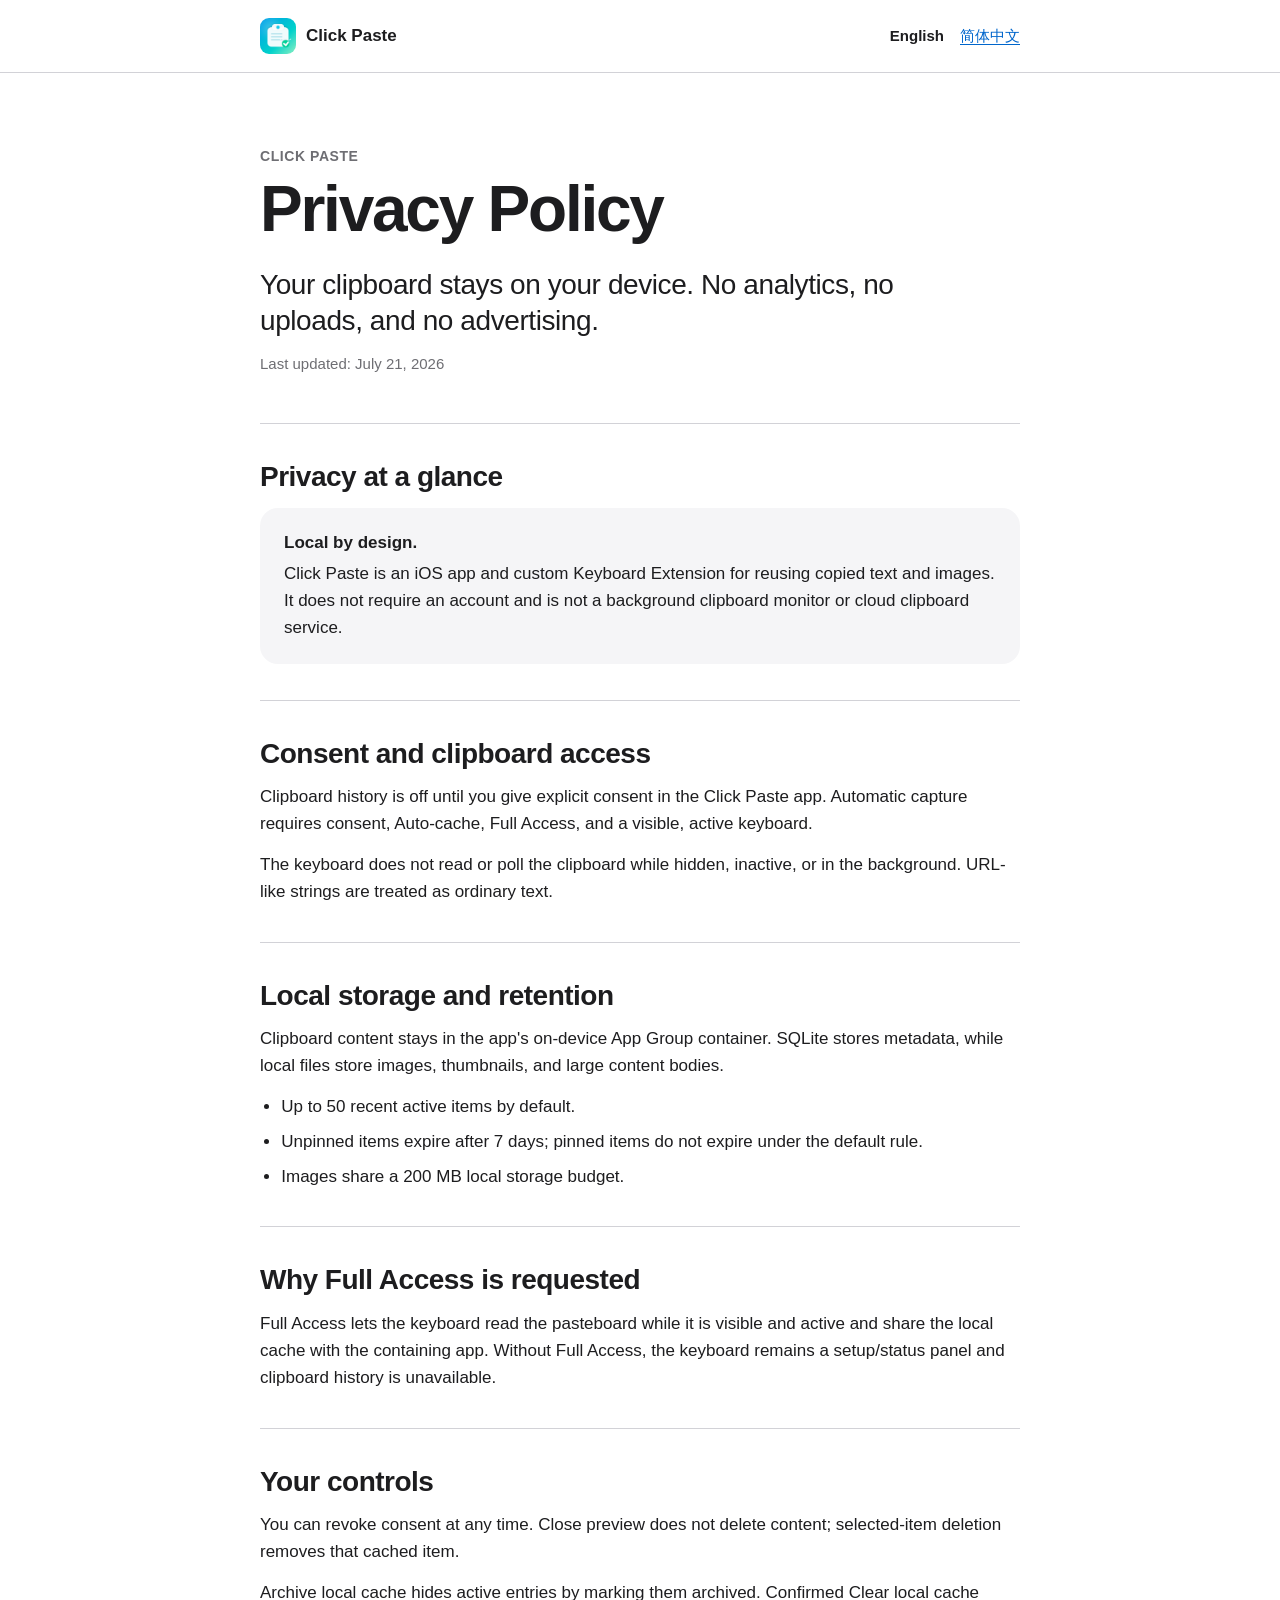
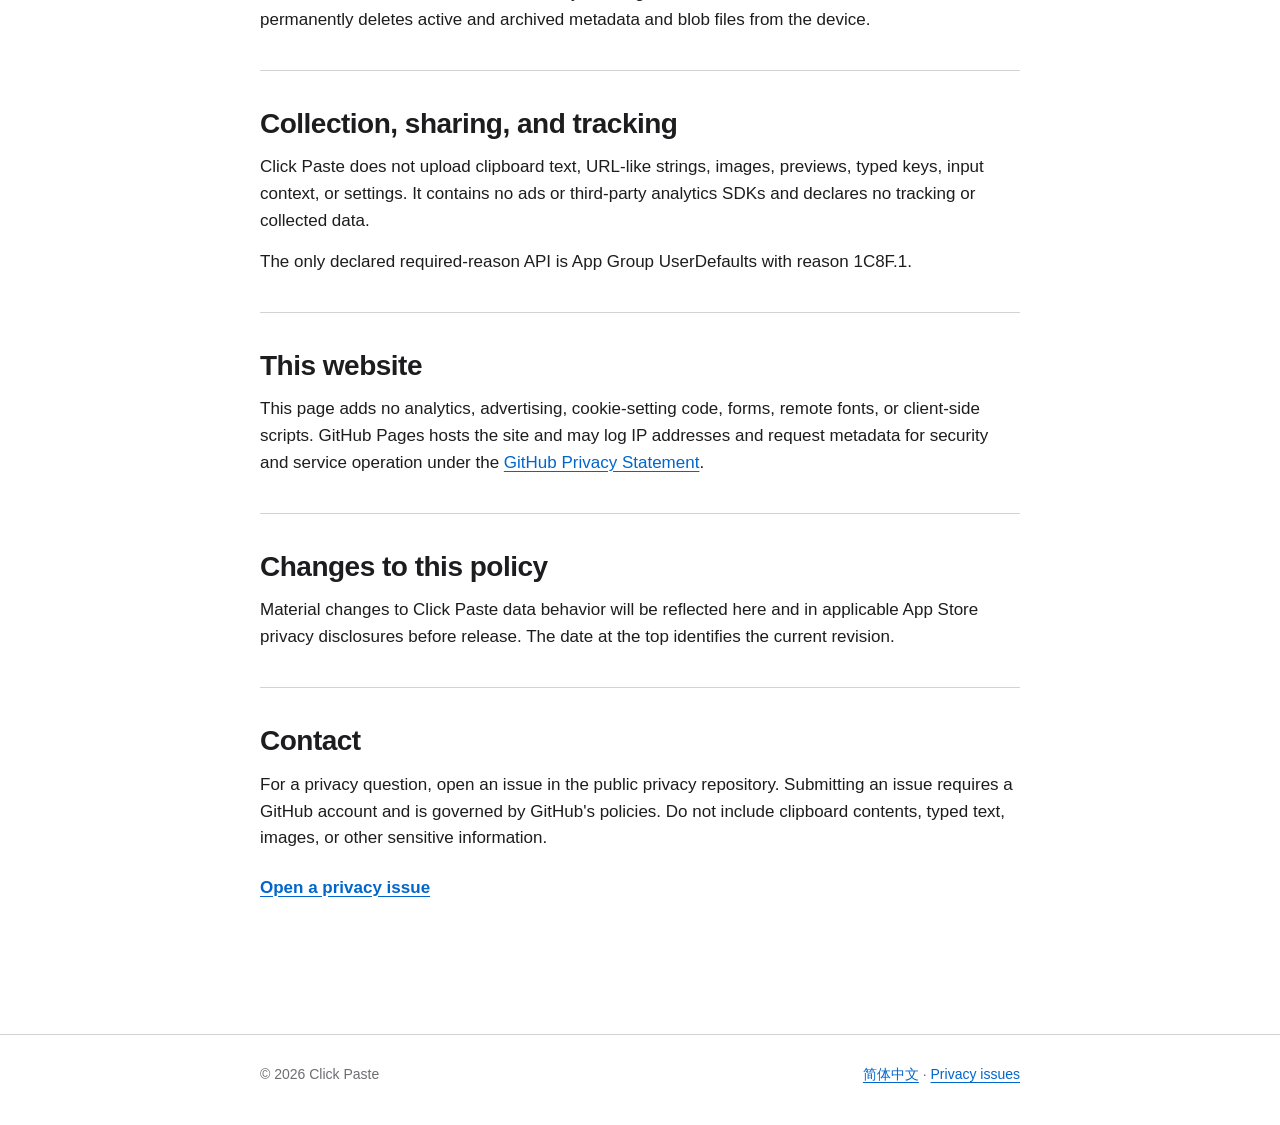
<file: index.html>
<!doctype html>
<html lang="en">
<head>
  <meta charset="utf-8">
  <meta name="viewport" content="width=device-width, initial-scale=1">
  <meta name="color-scheme" content="light dark">
  <meta http-equiv="Content-Security-Policy" content="default-src 'none'; style-src 'self'; img-src 'self'; script-src 'none'; object-src 'none'; base-uri 'none'; form-action 'none'">
  <meta name="description" content="Privacy Policy for Click Paste, an on-device clipboard keyboard for iPhone and iPad.">
  <title>Privacy Policy — Click Paste</title>
  <link rel="canonical" href="https://abreadtree.github.io/click-paste-privacy/">
  <link rel="alternate" hreflang="en" href="https://abreadtree.github.io/click-paste-privacy/">
  <link rel="alternate" hreflang="zh-Hans" href="https://abreadtree.github.io/click-paste-privacy/zh-cn/">
  <link rel="icon" href="./assets/click-paste-icon.png">
  <link rel="stylesheet" href="./styles.css">
</head>
<body>
  <a class="skip-link" href="#main">Skip to privacy policy</a>
  <header class="site-header"><div class="header-inner">
    <a class="brand" href="./"><img src="./assets/click-paste-icon.png" alt="" width="36" height="36">Click Paste</a>
    <nav class="language-nav" aria-label="Language"><a href="./" lang="en" aria-current="page">English</a><a href="./zh-cn/" lang="zh-Hans">简体中文</a></nav>
  </div></header>
  <main id="main" class="page-shell"><article>
    <header class="hero"><p class="eyebrow">Click Paste</p><h1>Privacy Policy</h1><p class="promise">Your clipboard stays on your device. No analytics, no uploads, and no advertising.</p><p class="updated">Last updated: July 21, 2026</p></header>
    <section class="policy-section" aria-labelledby="overview"><h2 id="overview">Privacy at a glance</h2><div class="privacy-summary"><strong>Local by design.</strong> Click Paste is an iOS app and custom Keyboard Extension for reusing copied text and images. It does not require an account and is not a background clipboard monitor or cloud clipboard service.</div></section>
    <section class="policy-section" aria-labelledby="access"><h2 id="access">Consent and clipboard access</h2><p>Clipboard history is off until you give explicit consent in the Click Paste app. Automatic capture requires consent, Auto-cache, Full Access, and a visible, active keyboard.</p><p>The keyboard does not read or poll the clipboard while hidden, inactive, or in the background. URL-like strings are treated as ordinary text.</p></section>
    <section class="policy-section" aria-labelledby="storage"><h2 id="storage">Local storage and retention</h2><p>Clipboard content stays in the app's on-device App Group container. SQLite stores metadata, while local files store images, thumbnails, and large content bodies.</p><ul><li>Up to 50 recent active items by default.</li><li>Unpinned items expire after 7 days; pinned items do not expire under the default rule.</li><li>Images share a 200 MB local storage budget.</li></ul></section>
    <section class="policy-section" aria-labelledby="full-access"><h2 id="full-access">Why Full Access is requested</h2><p>Full Access lets the keyboard read the pasteboard while it is visible and active and share the local cache with the containing app. Without Full Access, the keyboard remains a setup/status panel and clipboard history is unavailable.</p></section>
    <section class="policy-section" aria-labelledby="controls"><h2 id="controls">Your controls</h2><p>You can revoke consent at any time. Close preview does not delete content; selected-item deletion removes that cached item.</p><p>Archive local cache hides active entries by marking them archived. Confirmed Clear local cache permanently deletes active and archived metadata and blob files from the device.</p></section>
    <section class="policy-section" aria-labelledby="collection"><h2 id="collection">Collection, sharing, and tracking</h2><p>Click Paste does not upload clipboard text, URL-like strings, images, previews, typed keys, input context, or settings. It contains no ads or third-party analytics SDKs and declares no tracking or collected data.</p><p>The only declared required-reason API is App Group UserDefaults with reason 1C8F.1.</p></section>
    <section class="policy-section" aria-labelledby="website"><h2 id="website">This website</h2><p>This page adds no analytics, advertising, cookie-setting code, forms, remote fonts, or client-side scripts. GitHub Pages hosts the site and may log IP addresses and request metadata for security and service operation under the <a href="https://docs.github.com/en/site-policy/privacy-policies/github-general-privacy-statement">GitHub Privacy Statement</a>.</p></section>
    <section class="policy-section" aria-labelledby="changes"><h2 id="changes">Changes to this policy</h2><p>Material changes to Click Paste data behavior will be reflected here and in applicable App Store privacy disclosures before release. The date at the top identifies the current revision.</p></section>
    <section class="policy-section" aria-labelledby="contact"><h2 id="contact">Contact</h2><p>For a privacy question, open an issue in the public privacy repository. Submitting an issue requires a GitHub account and is governed by GitHub's policies. Do not include clipboard contents, typed text, images, or other sensitive information.</p><a class="contact-link" href="https://github.com/ABreadTree/click-paste-privacy/issues/new?template=privacy-question.yml">Open a privacy issue</a></section>
  </article></main>
  <footer class="site-footer"><div class="footer-inner"><p>© 2026 Click Paste</p><p><a href="./zh-cn/" lang="zh-Hans">简体中文</a> · <a href="https://github.com/ABreadTree/click-paste-privacy/issues">Privacy issues</a></p></div></footer>
</body>
</html>
</file>
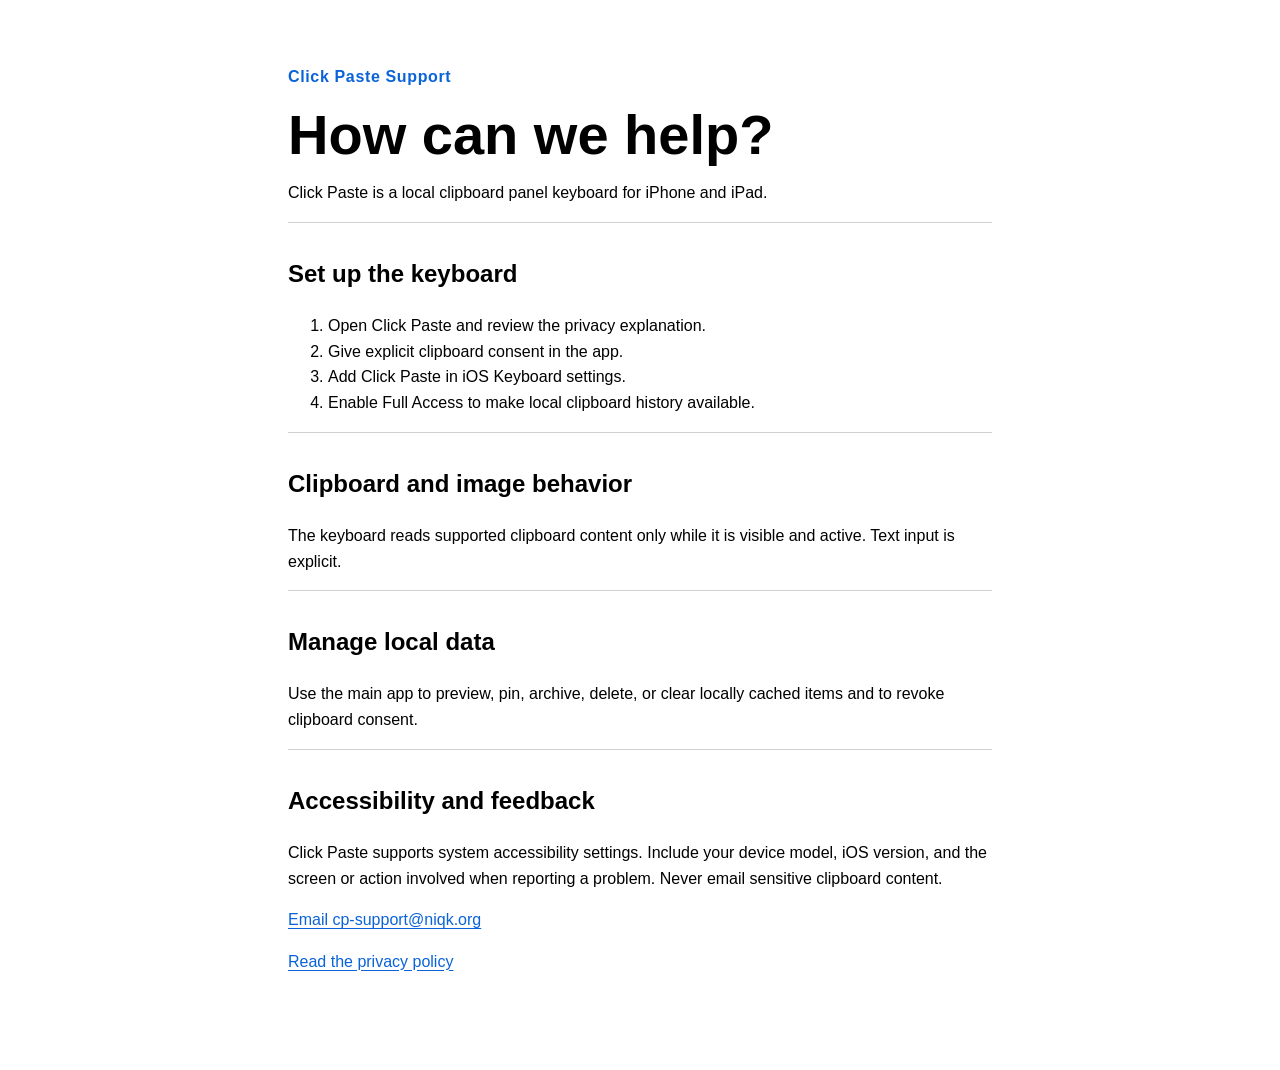
<file: support/index.html>
<!doctype html>
<html lang="en">
<head>
  <meta charset="utf-8">
  <meta name="viewport" content="width=device-width, initial-scale=1">
  <title>Click Paste Support</title>
  <style>
    :root { color-scheme: light dark; font-family: -apple-system, BlinkMacSystemFont, "Segoe UI", sans-serif; }
    body { margin: 0; background: Canvas; color: CanvasText; line-height: 1.6; }
    main { width: min(44rem, calc(100% - 2rem)); margin: 0 auto; padding: 3rem 0 5rem; }
    h1 { font-size: clamp(2rem, 8vw, 3.5rem); line-height: 1.05; margin: .25rem 0 1rem; }
    h2 { margin-top: 2rem; }
    .eyebrow { color: #0a63d8; font-weight: 700; letter-spacing: .04em; }
    a { color: #0a63d8; text-underline-offset: .18em; }
    a:focus-visible { outline: 3px solid #ff9f0a; outline-offset: 4px; border-radius: 2px; }
    section { border-top: 1px solid color-mix(in srgb, CanvasText 18%, transparent); }
    @media (prefers-color-scheme: dark) { .eyebrow, a { color: #67a7ff; } }
  </style>
</head>
<body>
<main>
  <p class="eyebrow">Click Paste Support</p>
  <h1>How can we help?</h1>
  <p>Click Paste is a local clipboard panel keyboard for iPhone and iPad.</p>

  <section>
    <h2>Set up the keyboard</h2>
    <ol>
      <li>Open Click Paste and review the privacy explanation.</li>
      <li>Give explicit clipboard consent in the app.</li>
      <li>Add Click Paste in iOS Keyboard settings.</li>
      <li>Enable Full Access to make local clipboard history available.</li>
    </ol>
  </section>

  <section>
    <h2>Clipboard and image behavior</h2>
    <p>The keyboard reads supported clipboard content only while it is visible and active. Text input is explicit.</p>
  </section>

  <section>
    <h2>Manage local data</h2>
    <p>Use the main app to preview, pin, archive, delete, or clear locally cached items and to revoke clipboard consent.</p>
  </section>

  <section>
    <h2>Accessibility and feedback</h2>
    <p>Click Paste supports system accessibility settings. Include your device model, iOS version, and the screen or action involved when reporting a problem. Never email sensitive clipboard content.</p>
  </section>

  <p><a href="mailto:cp-support@niqk.org">Email cp-support@niqk.org</a></p>
  <p><a href="https://abreadtree.github.io/click-paste-privacy/">Read the privacy policy</a></p>
</main>
</body>
</html>
</file>
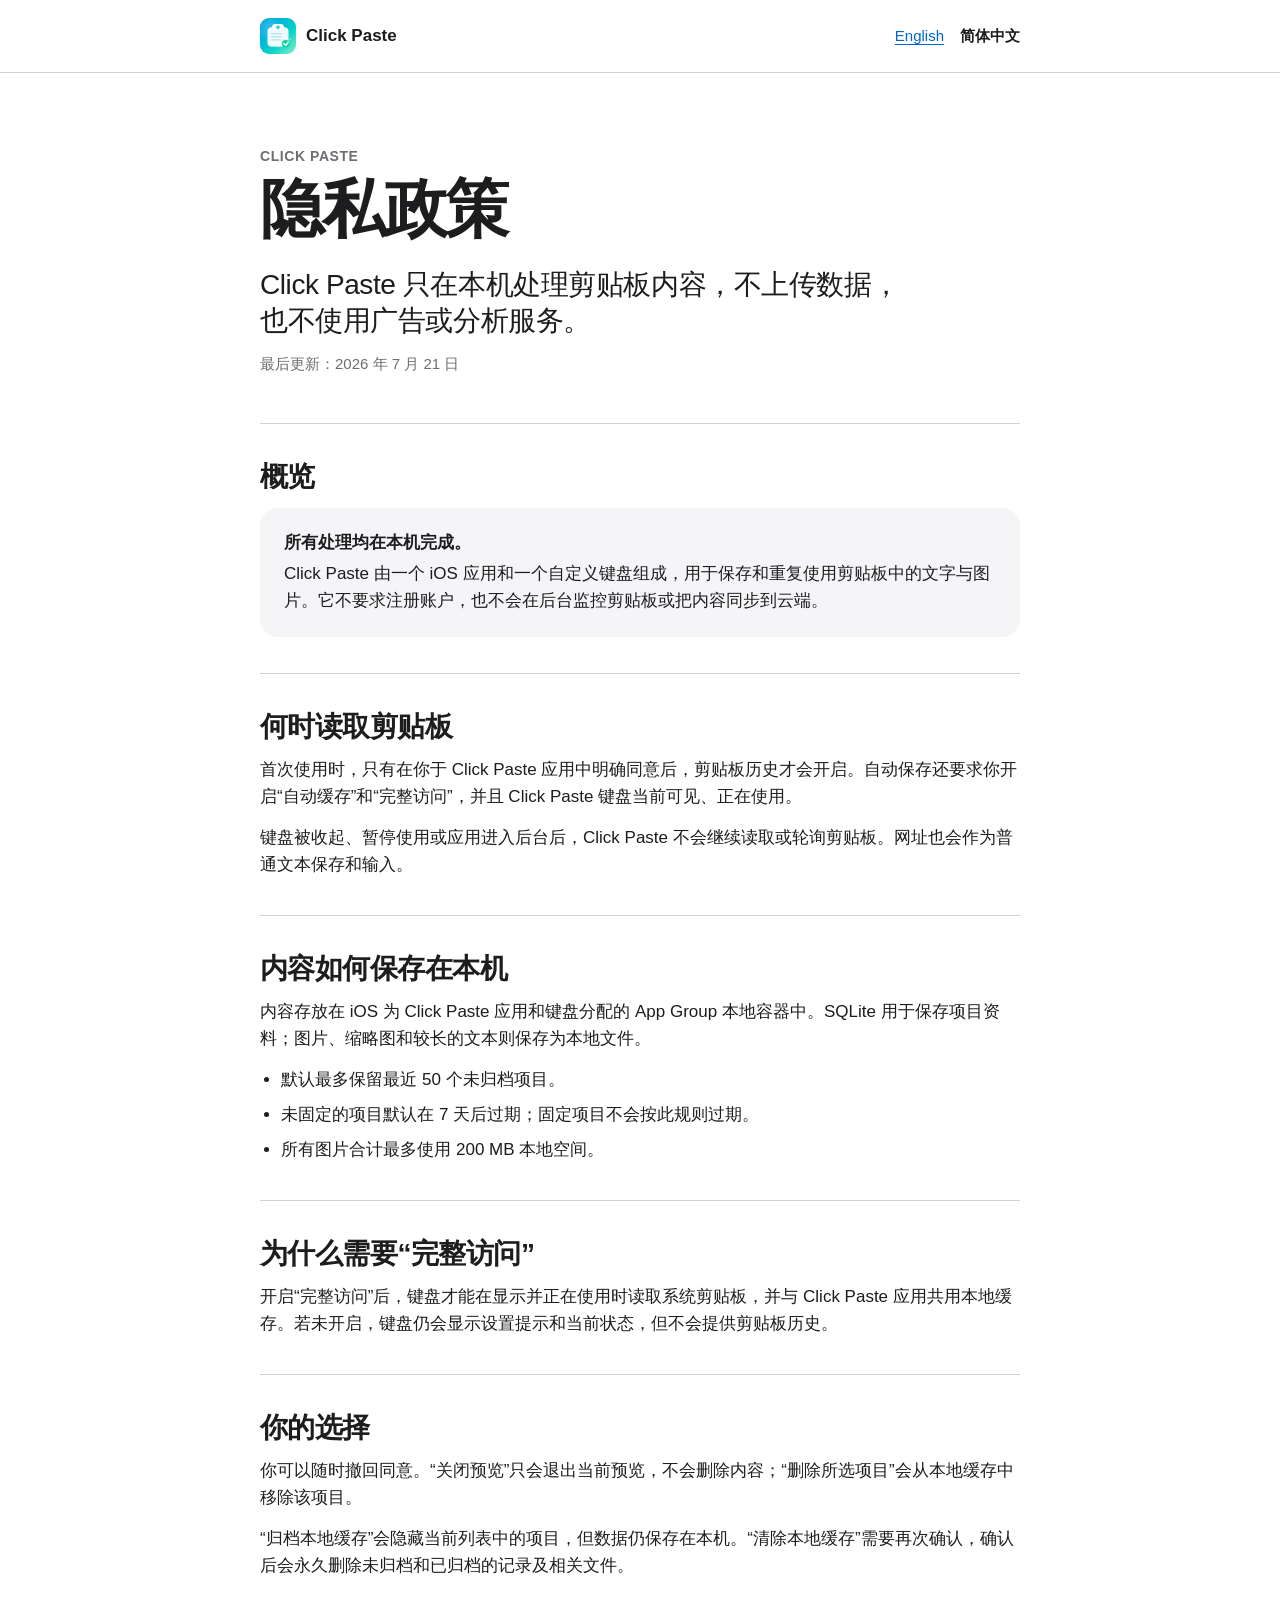
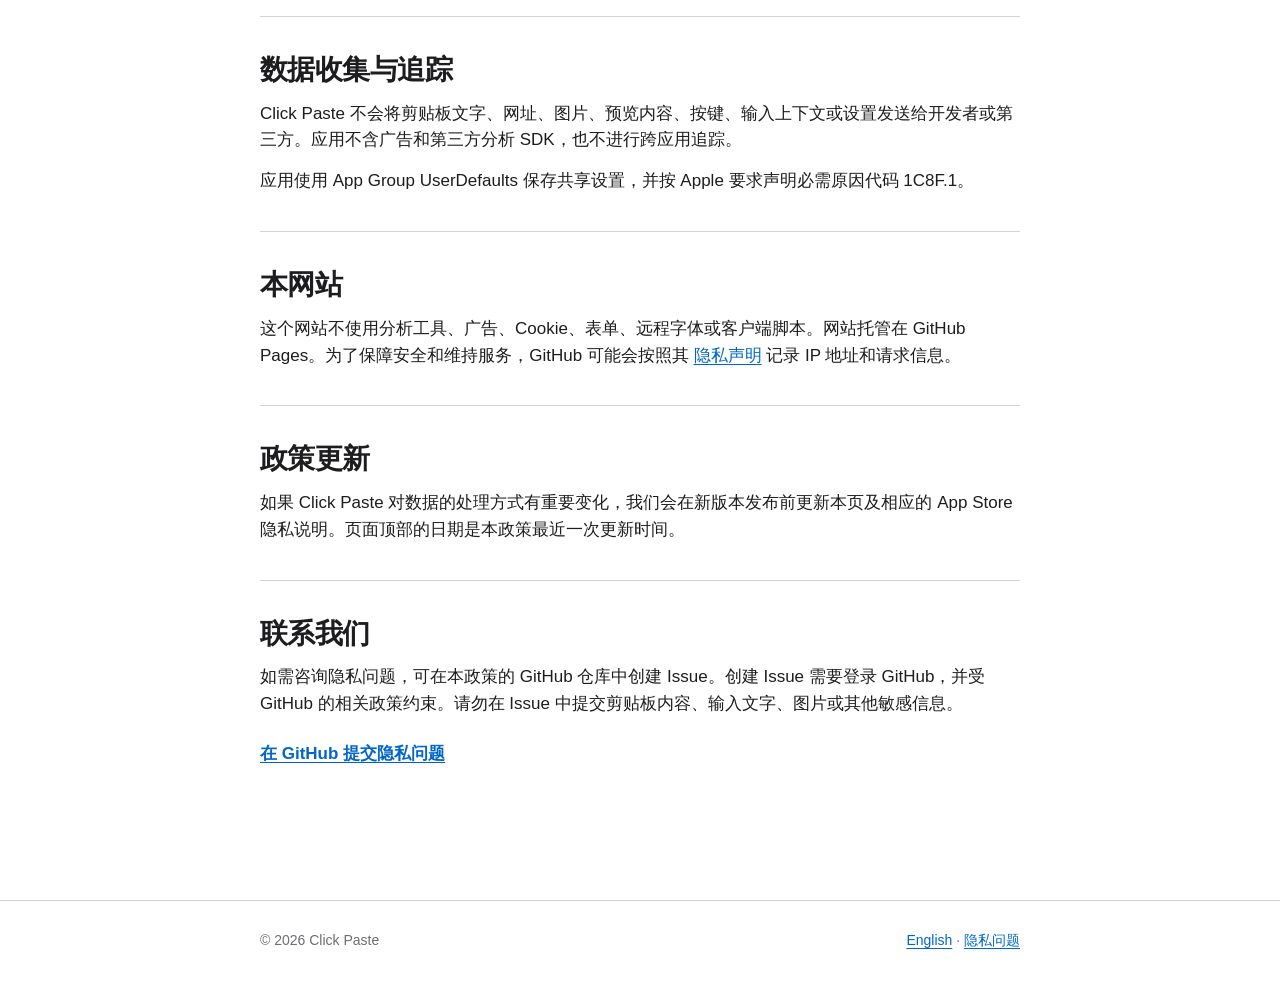
<file: zh-cn/index.html>
<!doctype html>
<html lang="zh-CN">
<head>
  <meta charset="utf-8">
  <meta name="viewport" content="width=device-width, initial-scale=1">
  <meta name="color-scheme" content="light dark">
  <meta http-equiv="Content-Security-Policy" content="default-src 'none'; style-src 'self'; img-src 'self'; script-src 'none'; object-src 'none'; base-uri 'none'; form-action 'none'">
  <meta name="description" content="Click Paste 隐私政策，说明应用如何在 iPhone 和 iPad 本地处理剪贴板内容。">
  <title>隐私政策 — Click Paste</title>
  <link rel="canonical" href="https://abreadtree.github.io/click-paste-privacy/zh-cn/">
  <link rel="alternate" hreflang="en" href="https://abreadtree.github.io/click-paste-privacy/">
  <link rel="alternate" hreflang="zh-Hans" href="https://abreadtree.github.io/click-paste-privacy/zh-cn/">
  <link rel="icon" href="../assets/click-paste-icon.png">
  <link rel="stylesheet" href="../styles.css">
</head>
<body>
  <a class="skip-link" href="#main">跳至正文</a>
  <header class="site-header"><div class="header-inner"><a class="brand" href="../"><img src="../assets/click-paste-icon.png" alt="" width="36" height="36">Click Paste</a><nav class="language-nav" aria-label="语言"><a href="../" lang="en">English</a><a href="./" lang="zh-Hans" aria-current="page">简体中文</a></nav></div></header>
  <main id="main" class="page-shell"><article>
    <header class="hero"><p class="eyebrow">Click Paste</p><h1>隐私政策</h1><p class="promise">Click Paste 只在本机处理剪贴板内容，不上传数据，也不使用广告或分析服务。</p><p class="updated">最后更新：2026 年 7 月 21 日</p></header>
    <section class="policy-section" aria-labelledby="overview"><h2 id="overview">概览</h2><div class="privacy-summary"><strong>所有处理均在本机完成。</strong>Click Paste 由一个 iOS 应用和一个自定义键盘组成，用于保存和重复使用剪贴板中的文字与图片。它不要求注册账户，也不会在后台监控剪贴板或把内容同步到云端。</div></section>
    <section class="policy-section" aria-labelledby="access"><h2 id="access">何时读取剪贴板</h2><p>首次使用时，只有在你于 Click Paste 应用中明确同意后，剪贴板历史才会开启。自动保存还要求你开启“自动缓存”和“完整访问”，并且 Click Paste 键盘当前可见、正在使用。</p><p>键盘被收起、暂停使用或应用进入后台后，Click Paste 不会继续读取或轮询剪贴板。网址也会作为普通文本保存和输入。</p></section>
    <section class="policy-section" aria-labelledby="storage"><h2 id="storage">内容如何保存在本机</h2><p>内容存放在 iOS 为 Click Paste 应用和键盘分配的 App Group 本地容器中。SQLite 用于保存项目资料；图片、缩略图和较长的文本则保存为本地文件。</p><ul><li>默认最多保留最近 50 个未归档项目。</li><li>未固定的项目默认在 7 天后过期；固定项目不会按此规则过期。</li><li>所有图片合计最多使用 200 MB 本地空间。</li></ul></section>
    <section class="policy-section" aria-labelledby="full-access"><h2 id="full-access">为什么需要“完整访问”</h2><p>开启“完整访问”后，键盘才能在显示并正在使用时读取系统剪贴板，并与 Click Paste 应用共用本地缓存。若未开启，键盘仍会显示设置提示和当前状态，但不会提供剪贴板历史。</p></section>
    <section class="policy-section" aria-labelledby="controls"><h2 id="controls">你的选择</h2><p>你可以随时撤回同意。“关闭预览”只会退出当前预览，不会删除内容；“删除所选项目”会从本地缓存中移除该项目。</p><p>“归档本地缓存”会隐藏当前列表中的项目，但数据仍保存在本机。“清除本地缓存”需要再次确认，确认后会永久删除未归档和已归档的记录及相关文件。</p></section>
    <section class="policy-section" aria-labelledby="collection"><h2 id="collection">数据收集与追踪</h2><p>Click Paste 不会将剪贴板文字、网址、图片、预览内容、按键、输入上下文或设置发送给开发者或第三方。应用不含广告和第三方分析 SDK，也不进行跨应用追踪。</p><p>应用使用 App Group UserDefaults 保存共享设置，并按 Apple 要求声明必需原因代码 1C8F.1。</p></section>
    <section class="policy-section" aria-labelledby="website"><h2 id="website">本网站</h2><p>这个网站不使用分析工具、广告、Cookie、表单、远程字体或客户端脚本。网站托管在 GitHub Pages。为了保障安全和维持服务，GitHub 可能会按照其 <a href="https://docs.github.com/en/site-policy/privacy-policies/github-general-privacy-statement">隐私声明</a> 记录 IP 地址和请求信息。</p></section>
    <section class="policy-section" aria-labelledby="changes"><h2 id="changes">政策更新</h2><p>如果 Click Paste 对数据的处理方式有重要变化，我们会在新版本发布前更新本页及相应的 App Store 隐私说明。页面顶部的日期是本政策最近一次更新时间。</p></section>
    <section class="policy-section" aria-labelledby="contact"><h2 id="contact">联系我们</h2><p>如需咨询隐私问题，可在本政策的 GitHub 仓库中创建 Issue。创建 Issue 需要登录 GitHub，并受 GitHub 的相关政策约束。请勿在 Issue 中提交剪贴板内容、输入文字、图片或其他敏感信息。</p><a class="contact-link" href="https://github.com/ABreadTree/click-paste-privacy/issues/new?template=privacy-question.yml">在 GitHub 提交隐私问题</a></section>
  </article></main>
  <footer class="site-footer"><div class="footer-inner"><p>© 2026 Click Paste</p><p><a href="../" lang="en">English</a> · <a href="https://github.com/ABreadTree/click-paste-privacy/issues">隐私问题</a></p></div></footer>
</body>
</html>
</file>
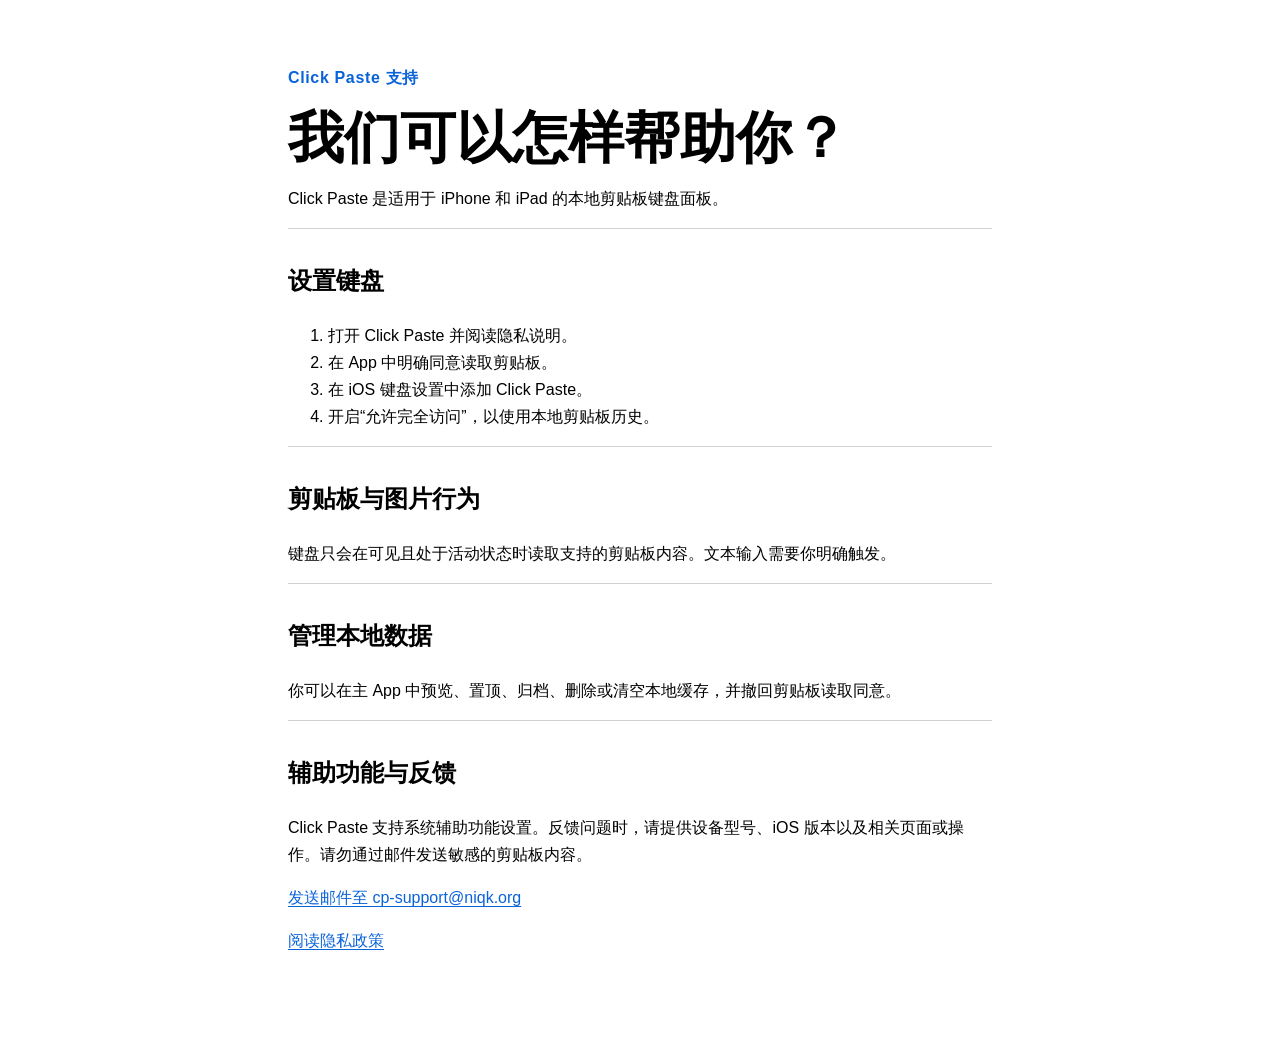
<file: zh-cn/support/index.html>
<!doctype html>
<html lang="zh-Hans">
<head>
  <meta charset="utf-8">
  <meta name="viewport" content="width=device-width, initial-scale=1">
  <title>Click Paste 支持</title>
  <style>
    :root { color-scheme: light dark; font-family: -apple-system, BlinkMacSystemFont, "Segoe UI", sans-serif; }
    body { margin: 0; background: Canvas; color: CanvasText; line-height: 1.7; }
    main { width: min(44rem, calc(100% - 2rem)); margin: 0 auto; padding: 3rem 0 5rem; }
    h1 { font-size: clamp(2rem, 8vw, 3.5rem); line-height: 1.1; margin: .25rem 0 1rem; }
    h2 { margin-top: 2rem; }
    .eyebrow { color: #0a63d8; font-weight: 700; letter-spacing: .04em; }
    a { color: #0a63d8; text-underline-offset: .18em; }
    a:focus-visible { outline: 3px solid #ff9f0a; outline-offset: 4px; border-radius: 2px; }
    section { border-top: 1px solid color-mix(in srgb, CanvasText 18%, transparent); }
    @media (prefers-color-scheme: dark) { .eyebrow, a { color: #67a7ff; } }
  </style>
</head>
<body>
<main>
  <p class="eyebrow">Click Paste 支持</p>
  <h1>我们可以怎样帮助你？</h1>
  <p>Click Paste 是适用于 iPhone 和 iPad 的本地剪贴板键盘面板。</p>

  <section>
    <h2>设置键盘</h2>
    <ol>
      <li>打开 Click Paste 并阅读隐私说明。</li>
      <li>在 App 中明确同意读取剪贴板。</li>
      <li>在 iOS 键盘设置中添加 Click Paste。</li>
      <li>开启“允许完全访问”，以使用本地剪贴板历史。</li>
    </ol>
  </section>

  <section>
    <h2>剪贴板与图片行为</h2>
    <p>键盘只会在可见且处于活动状态时读取支持的剪贴板内容。文本输入需要你明确触发。</p>
  </section>

  <section>
    <h2>管理本地数据</h2>
    <p>你可以在主 App 中预览、置顶、归档、删除或清空本地缓存，并撤回剪贴板读取同意。</p>
  </section>

  <section>
    <h2>辅助功能与反馈</h2>
    <p>Click Paste 支持系统辅助功能设置。反馈问题时，请提供设备型号、iOS 版本以及相关页面或操作。请勿通过邮件发送敏感的剪贴板内容。</p>
  </section>

  <p><a href="mailto:cp-support@niqk.org">发送邮件至 cp-support@niqk.org</a></p>
  <p><a href="https://abreadtree.github.io/click-paste-privacy/zh-cn/">阅读隐私政策</a></p>
</main>
</body>
</html>
</file>
<file: styles.css>
:root {
  color-scheme: light dark;
  --background: #ffffff;
  --surface: #f5f5f7;
  --text: #1d1d1f;
  --secondary: #6e6e73;
  --separator: #d2d2d7;
  --link: #06c;
  --focus: #0071e3;
  --content-width: 760px;
  font-family: -apple-system, BlinkMacSystemFont, "SF Pro Text", "Helvetica Neue", Arial, sans-serif;
}

* { box-sizing: border-box; }

html { scroll-behavior: smooth; }

body {
  margin: 0;
  background: var(--background);
  color: var(--text);
  font-size: 17px;
  line-height: 1.58;
  -webkit-font-smoothing: antialiased;
}

a { color: var(--link); text-underline-offset: 0.18em; }
a:hover { text-decoration-thickness: 2px; }
a:focus-visible {
  outline: 3px solid var(--focus);
  outline-offset: 4px;
  border-radius: 4px;
}

.skip-link {
  position: fixed;
  left: 16px;
  top: -80px;
  z-index: 10;
  padding: 10px 14px;
  background: var(--text);
  color: var(--background);
  border-radius: 10px;
}
.skip-link:focus { top: 16px; }

.site-header {
  border-bottom: 1px solid var(--separator);
  background: color-mix(in srgb, var(--background) 92%, transparent);
}
.header-inner,
.page-shell,
.footer-inner {
  width: min(calc(100% - 40px), var(--content-width));
  max-width: 760px;
  margin: 0 auto;
}
.header-inner {
  min-height: 72px;
  display: flex;
  align-items: center;
  justify-content: space-between;
  gap: 20px;
}
.brand {
  display: inline-flex;
  align-items: center;
  gap: 10px;
  color: var(--text);
  font-weight: 650;
  text-decoration: none;
}
.brand img { width: 36px; height: 36px; border-radius: 9px; }
.language-nav { display: flex; align-items: center; gap: 16px; }
.language-nav a {
  min-height: 44px;
  display: inline-flex;
  align-items: center;
  font-size: 15px;
}
.language-nav [aria-current="page"] {
  color: var(--text);
  font-weight: 650;
  text-decoration: none;
}

.page-shell { padding: 72px 0 88px; }
.hero { padding-bottom: 48px; }
.eyebrow {
  margin: 0 0 10px;
  color: var(--secondary);
  font-size: 14px;
  font-weight: 650;
  letter-spacing: 0.04em;
  text-transform: uppercase;
}
h1 {
  margin: 0;
  font-size: clamp(42px, 7vw, 64px);
  line-height: 1.03;
  letter-spacing: -0.035em;
}
.promise {
  max-width: 640px;
  margin: 24px 0 12px;
  font-size: clamp(21px, 3vw, 28px);
  line-height: 1.3;
  letter-spacing: -0.015em;
}
.updated { margin: 0; color: var(--secondary); font-size: 15px; }

.policy-section {
  padding: 36px 0;
  border-top: 1px solid var(--separator);
}
.policy-section h2 {
  margin: 0 0 14px;
  font-size: 28px;
  line-height: 1.2;
  letter-spacing: -0.018em;
}
.policy-section p { margin: 0 0 14px; }
.policy-section p:last-child { margin-bottom: 0; }
.policy-section ul { margin: 14px 0 0; padding-left: 1.25em; }
.policy-section li + li { margin-top: 8px; }
.privacy-summary {
  margin: 4px 0 0;
  padding: 22px 24px;
  background: var(--surface);
  border-radius: 18px;
}
.privacy-summary strong { display: block; margin-bottom: 4px; }
.contact-link {
  min-height: 44px;
  display: inline-flex;
  align-items: center;
  font-weight: 650;
}

.site-footer { border-top: 1px solid var(--separator); }
.footer-inner {
  padding: 28px 0 40px;
  display: flex;
  justify-content: space-between;
  gap: 20px;
  color: var(--secondary);
  font-size: 14px;
}
.footer-inner p { margin: 0; }
.error-page { min-height: 72vh; display: grid; align-content: center; }
.error-links { display: flex; flex-wrap: wrap; gap: 18px; }

@media (max-width: 620px) {
  body { font-size: 16px; }
  .header-inner { align-items: flex-start; padding: 14px 0; }
  .language-nav { gap: 12px; }
  .page-shell { padding: 48px 0 64px; }
  .hero { padding-bottom: 36px; }
  .policy-section { padding: 30px 0; }
  .footer-inner { flex-direction: column; }
}

@media (prefers-color-scheme: dark) {
  :root {
    --background: #000000;
    --surface: #1c1c1e;
    --text: #f5f5f7;
    --secondary: #a1a1a6;
    --separator: #38383a;
    --link: #2997ff;
    --focus: #64d2ff;
  }
}

@media (prefers-reduced-motion: reduce) {
  html { scroll-behavior: auto; }
  *, *::before, *::after {
    animation-duration: 0.01ms !important;
    animation-iteration-count: 1 !important;
    transition-duration: 0.01ms !important;
  }
}
</file>
